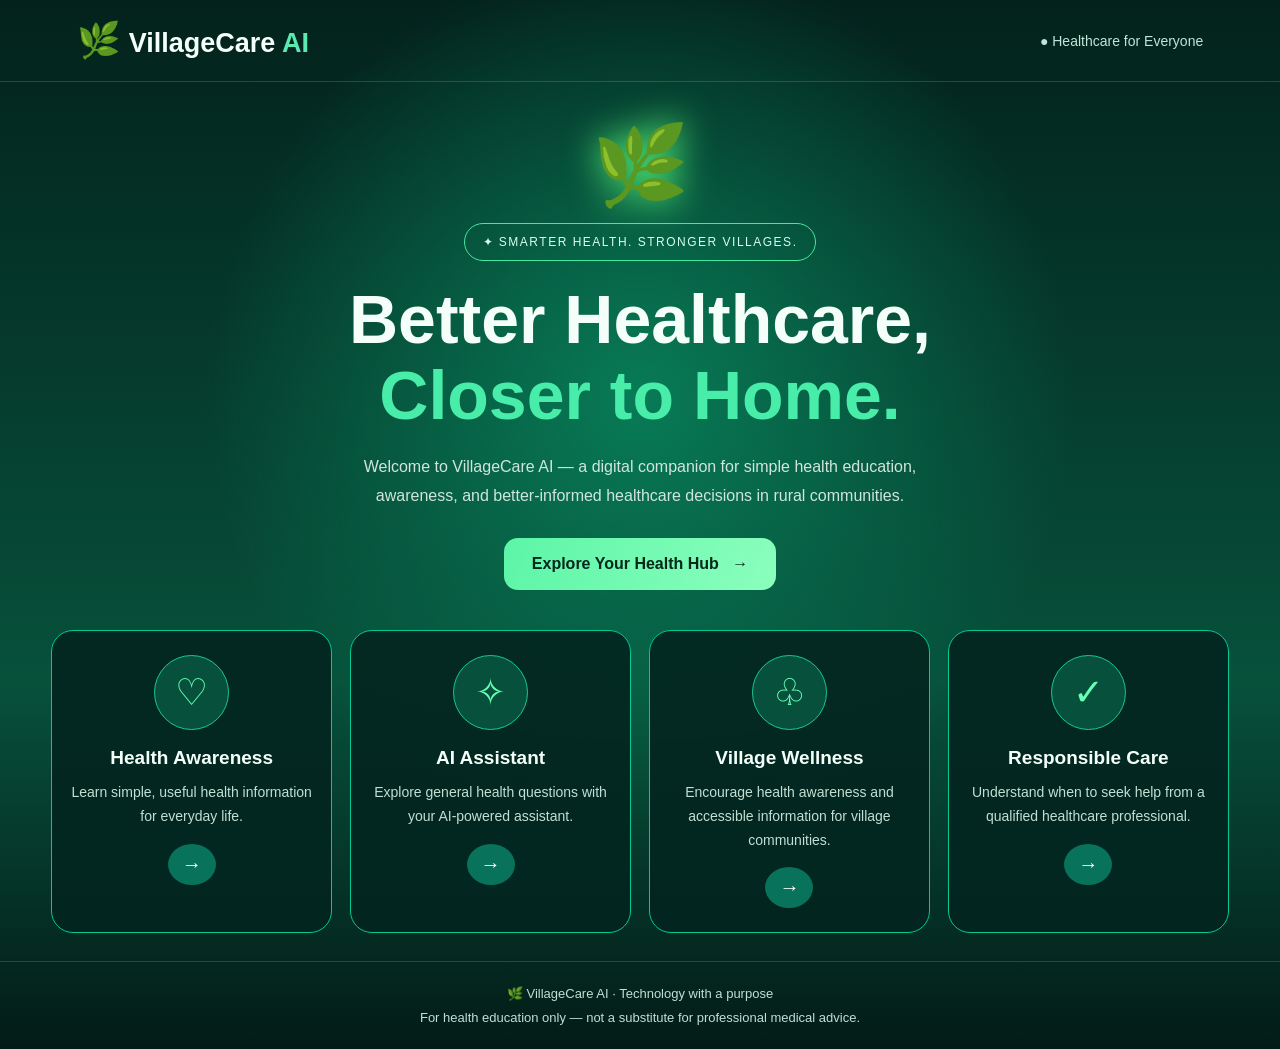
<file: templates/dashboard.html>
<!DOCTYPE html>
<html lang="en">
<head>
    <meta charset="UTF-8">
    <meta name="viewport" content="width=device-width, initial-scale=1.0">
    <title>VillageCare AI | Welcome</title>

    <style>
        * {
            margin: 0;
            padding: 0;
            box-sizing: border-box;
        }

        body {
            font-family: Arial, sans-serif;
            background: #031b17;
            color: #f4fff9;
        }

        .page {
            min-height: 100vh;
            overflow: hidden;
            background:
                radial-gradient(ellipse at 50% 38%, #087b56, transparent 48%),
                linear-gradient(180deg, #03221c, #07513b 65%, #031b17);
        }

        header {
            display: flex;
            justify-content: space-between;
            align-items: center;
            padding: 20px 6%;
            border-bottom: 1px solid #ffffff25;
        }

        .brand {
            font-size: 27px;
            font-weight: bold;
            color: #f4fff9;
        }

        .brand span {
            color: #59e9b1;
        }

        .brand-leaf {
            display: inline-block;
            margin-right: 8px;
            font-size: 35px;
            animation: floatLeaf 3s ease-in-out infinite;
        }

        .status {
            color: #c1e6d8;
            font-size: 14px;
        }

        .hero {
            text-align: center;
            padding: 38px 20px 30px;
            animation: appear 1s ease;
        }

        .hero-leaf {
            font-size: 78px;
            margin-bottom: 12px;
            filter: drop-shadow(0 0 18px #5bff7b);
            animation: floatLeaf 3s ease-in-out infinite;
        }

        .tag {
            display: inline-block;
            padding: 11px 18px;
            margin-bottom: 20px;
            border: 1px solid #42e8a0;
            border-radius: 30px;
            color: #d6ffed;
            font-size: 12px;
            letter-spacing: 1.5px;
        }

        h1 {
            font-size: clamp(38px, 5.5vw, 68px);
            line-height: 1.12;
            margin-bottom: 20px;
        }

        h1 span {
            color: #48edaa;
        }

        .description {
            max-width: 620px;
            margin: auto;
            color: #d0e6dc;
            line-height: 1.8;
            font-size: 16px;
        }

        .explore-btn {
            display: inline-block;
            margin-top: 27px;
            padding: 17px 28px;
            border-radius: 14px;
            background: linear-gradient(110deg, #5cf5a8, #8bffbd);
            color: #04281b;
            font-weight: bold;
            font-size: 16px;
            text-decoration: none;
            transition: 0.3s;
        }

        .explore-btn:hover {
            transform: translateY(-4px);
            background: white;
            box-shadow: 0 8px 35px #43f9a250;
        }

        .cards {
            width: 92%;
            max-width: 1250px;
            margin: 10px auto 28px;
            display: grid;
            grid-template-columns: repeat(4, 1fr);
            gap: 18px;
        }

        .card {
            text-align: center;
            padding: 24px 17px;
            min-height: 240px;
            background: #03251fe8;
            border: 1px solid #00c995;
            border-radius: 22px;
            transition: 0.3s;
        }

        .card:hover {
            transform: translateY(-7px);
            border-color: #71ffb9;
            background: #064034;
        }

        .card-icon {
            width: 75px;
            height: 75px;
            margin: 0 auto 17px;
            display: flex;
            align-items: center;
            justify-content: center;
            border: 1px solid #16c997;
            border-radius: 50%;
            background: #07503b;
            color: #65ffb5;
            font-size: 37px;
        }

        .card h2 {
            font-size: 19px;
            margin-bottom: 12px;
        }

        .card p {
            color: #c2dfd3;
            font-size: 14px;
            line-height: 1.7;
        }

        .card-arrow {
            display: inline-block;
            margin-top: 15px;
            padding: 9px 14px;
            border-radius: 50%;
            background: #08735a;
            font-size: 20px;
        }

        footer {
            text-align: center;
            padding: 20px 15px;
            border-top: 1px solid #ffffff25;
            color: #c3ded3;
            font-size: 13px;
            line-height: 1.8;
        }

        @keyframes floatLeaf {
            0%, 100% {
                transform: translateY(0) rotate(-5deg);
            }
            50% {
                transform: translateY(-10px) rotate(5deg);
            }
        }

        @keyframes appear {
            from {
                opacity: 0;
                transform: translateY(18px);
            }
            to {
                opacity: 1;
                transform: translateY(0);
            }
        }

        @media (max-width: 850px) {
            .cards {
                grid-template-columns: repeat(2, 1fr);
            }
        }

        @media (max-width: 500px) {
            header {
                padding: 18px 5%;
            }

            .brand {
                font-size: 19px;
            }

            .status {
                font-size: 11px;
            }

            .cards {
                grid-template-columns: 1fr;
                width: 88%;
            }

            .hero {
                padding-top: 30px;
            }

            .tag {
                font-size: 10px;
            }
        }
    </style>
</head>

<body>
<div class="page">

    <header>
        <div class="brand">
            <span class="brand-leaf">🌿</span>VillageCare <span>AI</span>
        </div>
        <div class="status">● Healthcare for Everyone</div>
    </header>

    <main>
        <section class="hero">

            <div class="hero-leaf">🌿</div>

            <div class="tag">
                ✦ SMARTER HEALTH. STRONGER VILLAGES.
            </div>

            <h1>
                Better Healthcare,<br>
                <span>Closer to Home.</span>
            </h1>

            <p class="description">
                Welcome to VillageCare AI — a digital companion
                for simple health education, awareness, and
                better-informed healthcare decisions in rural
                communities.
            </p>

            <a href="/assistant" class="explore-btn">
                Explore Your Health Hub &nbsp; →
            </a>

        </section>

        <section class="cards">

            <article class="card">
                <div class="card-icon">♡</div>
                <h2>Health Awareness</h2>
                <p>Learn simple, useful health information
                   for everyday life.</p>
                <div class="card-arrow">→</div>
            </article>

            <article class="card">
                <div class="card-icon">✧</div>
                <h2>AI Assistant</h2>
                <p>Explore general health questions with
                   your AI-powered assistant.</p>
                <div class="card-arrow">→</div>
            </article>

            <article class="card">
                <div class="card-icon">♧</div>
                <h2>Village Wellness</h2>
                <p>Encourage health awareness and accessible
                   information for village communities.</p>
                <div class="card-arrow">→</div>
            </article>

            <article class="card">
                <div class="card-icon">✓</div>
                <h2>Responsible Care</h2>
                <p>Understand when to seek help from
                   a qualified healthcare professional.</p>
                <div class="card-arrow">→</div>
            </article>

        </section>
    </main>

    <footer>
        <div>🌿 VillageCare AI · Technology with a purpose</div>
        <div>
            For health education only — not a substitute
            for professional medical advice.
        </div>
    </footer>

</div>
</body>
</html>
</file>
